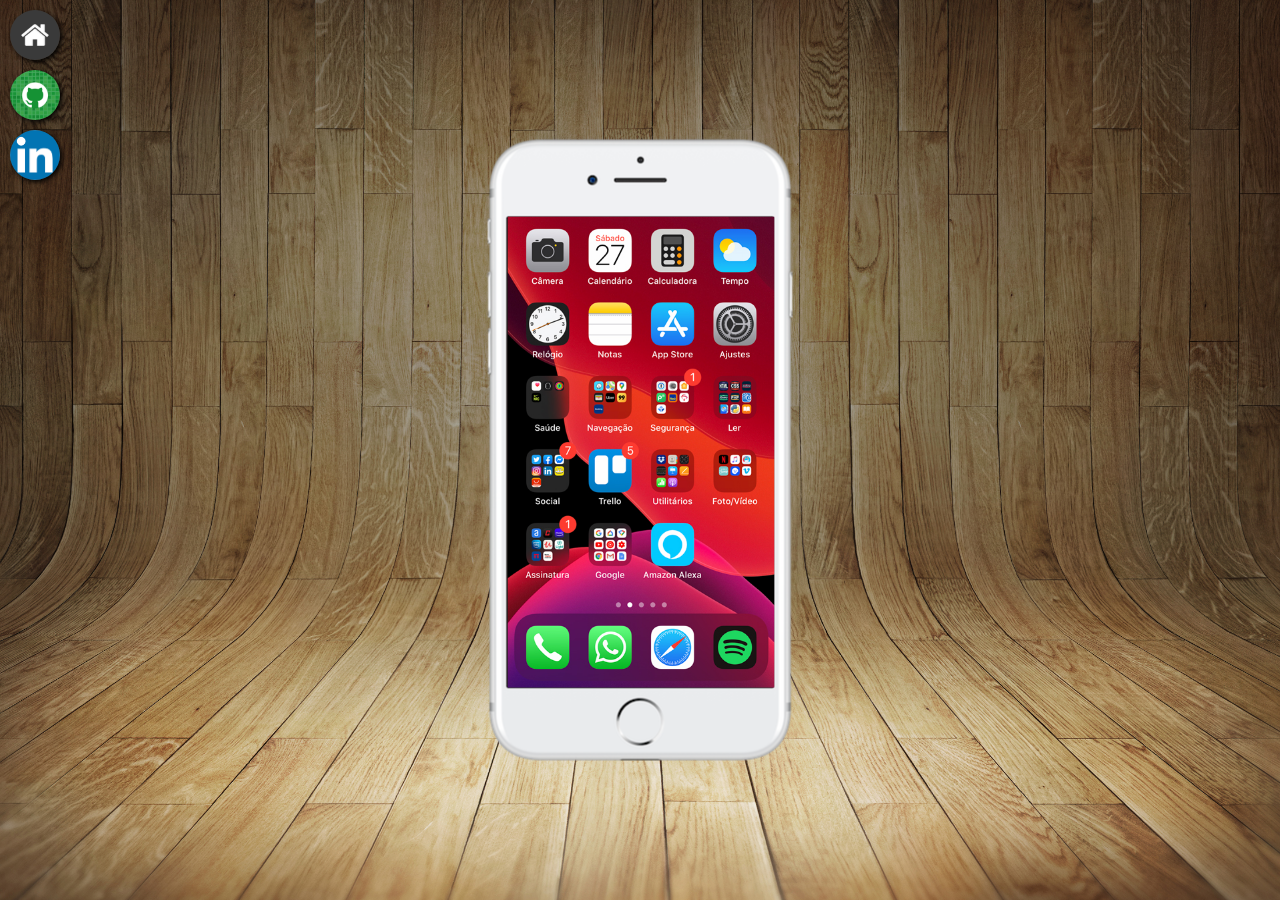
<file: index.html>
<!DOCTYPE html>
<html lang="pt-br">
<head>
    <meta charset="UTF-8">
    <meta name="viewport" content="width=device-width, initial-scale=1.0">
    <link rel="shortcut icon" href="pacote-d013/favicon.ico" type="image/x-icon">
    <title>Projeto Redes Social</title>
    <link rel="stylesheet" href="./style.css">
</head>
<body>
    <main>
        <section id="celular">
            <iframe  id="home" src="home.html" frameborder="0" name="tela" >
                Seu navegador não é compatível com isso
            </iframe>
        </section>

        <section id="redes-sociais">
            <a href="home.html" target="tela"><img src="./imagens/logo-home.jpg" alt="home"></a>
            
            <a href="github.html" target="tela"><img src="./imagens/logo-github.jpg" alt="github"></a>
           
          
            <a href="Linkedin.html" target="tela"><img src="./imagens/linkedin.jpg" alt="Linkedin"></a>
        </section>
    </main>

</body>
</html>
</file>
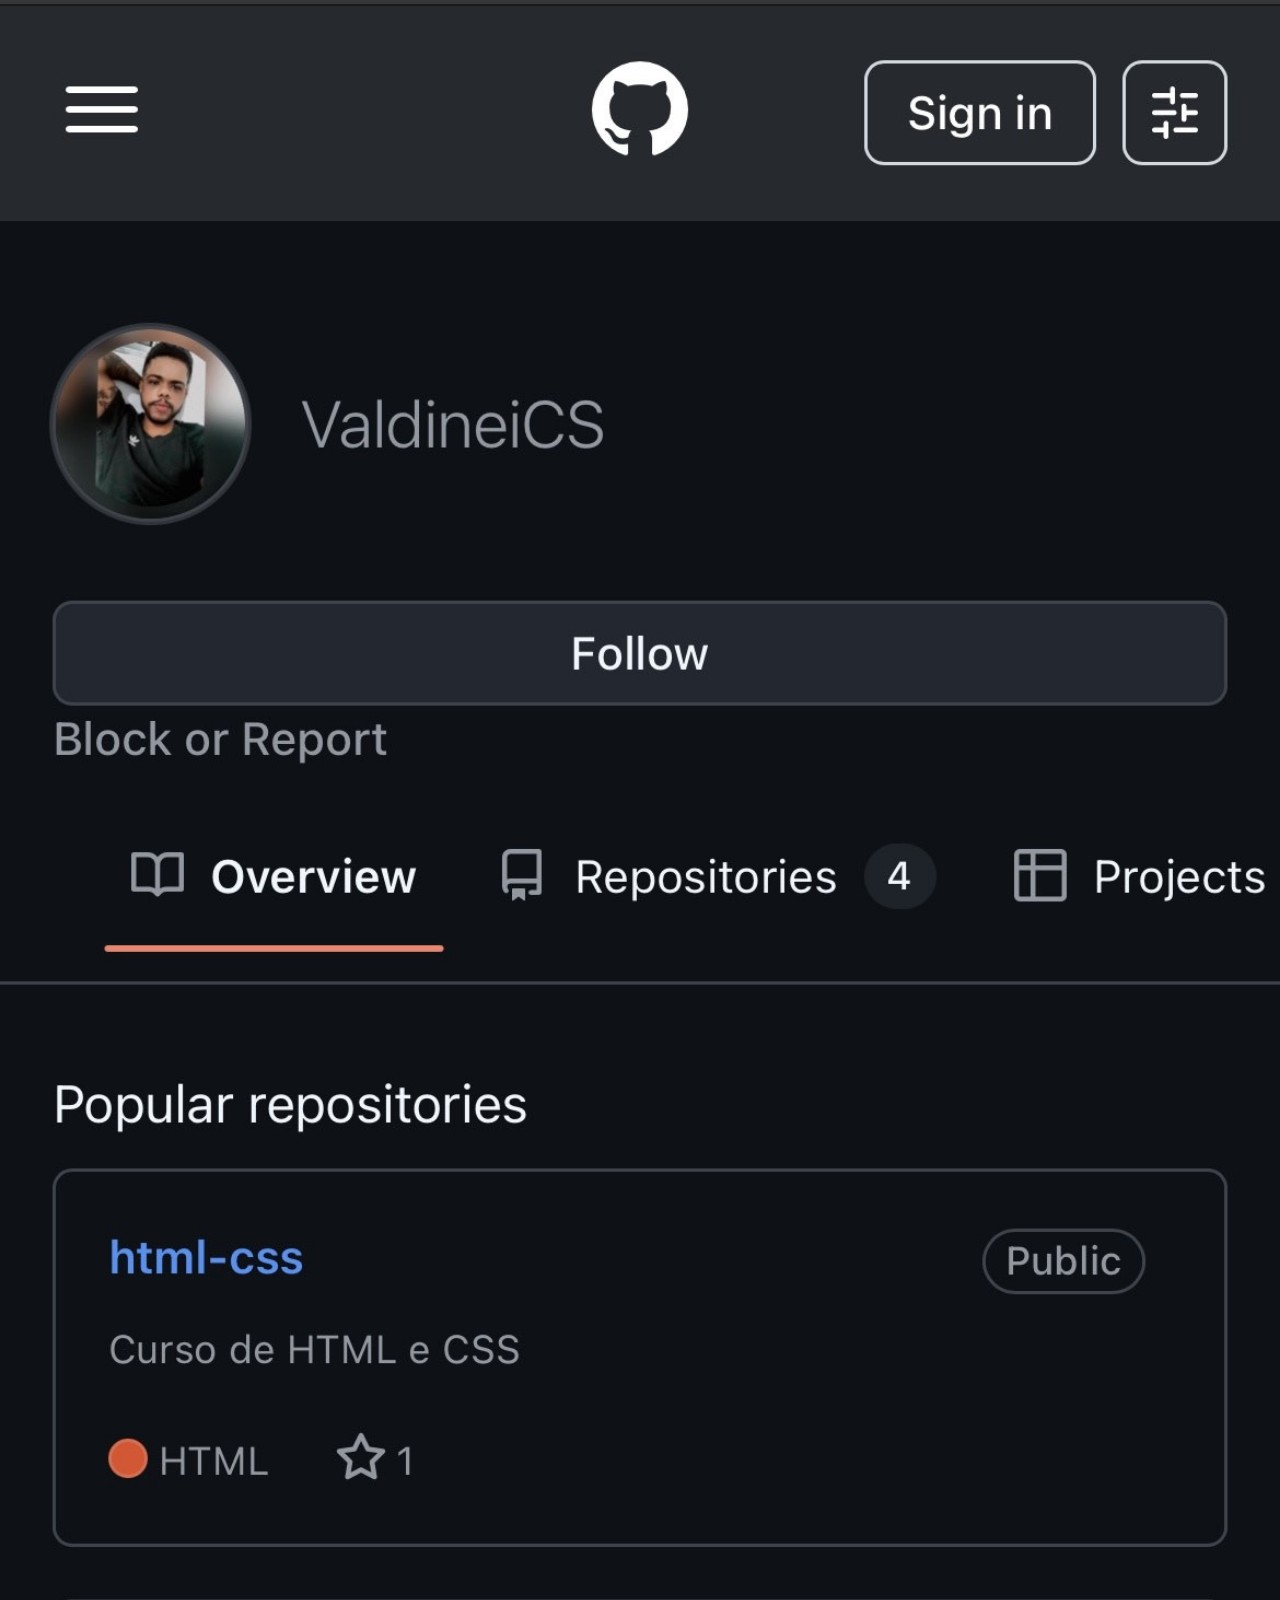
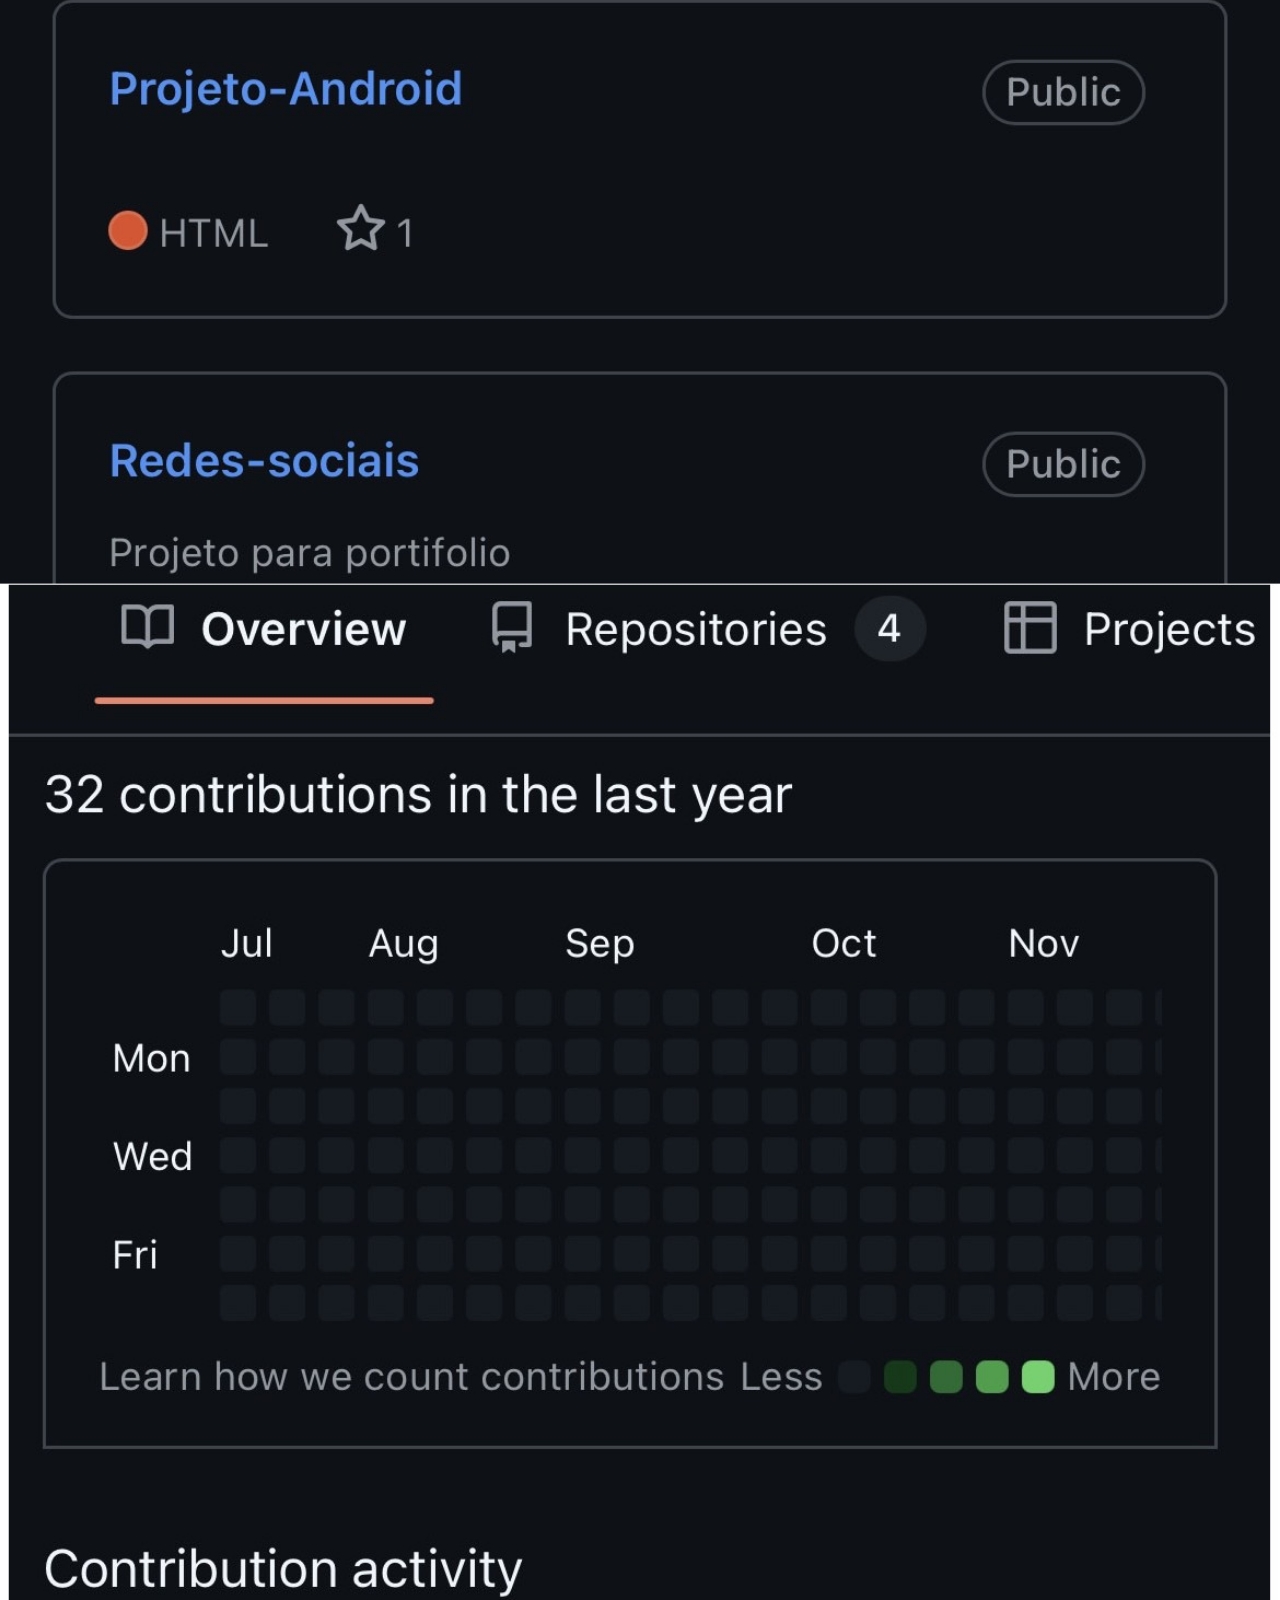
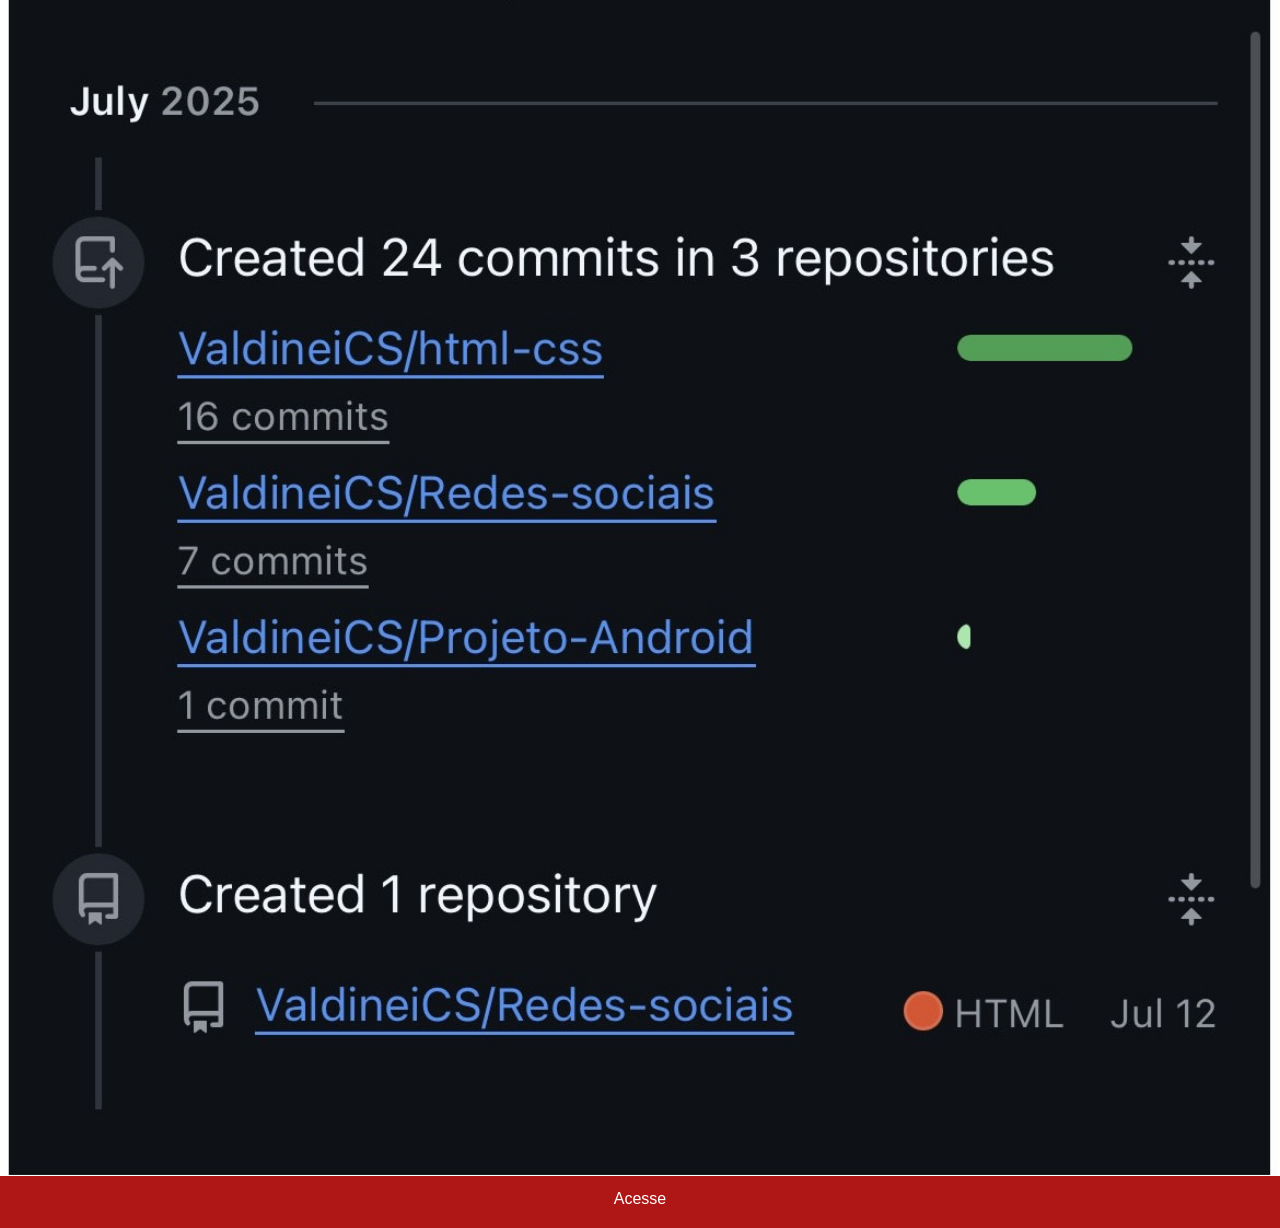
<file: github.html>
<!DOCTYPE html>
<html lang="pt-br">
<head>
    <meta charset="UTF-8">
    <meta name="viewport" content="width=device-width, initial-scale=1.0">
    <link rel="stylesheet" href="style/social.css">
    <title>github</title>
</head>
<body>
    <img src="./imagens/github.jpg" alt="github">

    <a href="https://github.com/ValdineiCS" target="_blank">Acesse</a>
</body>
</html>
</file>
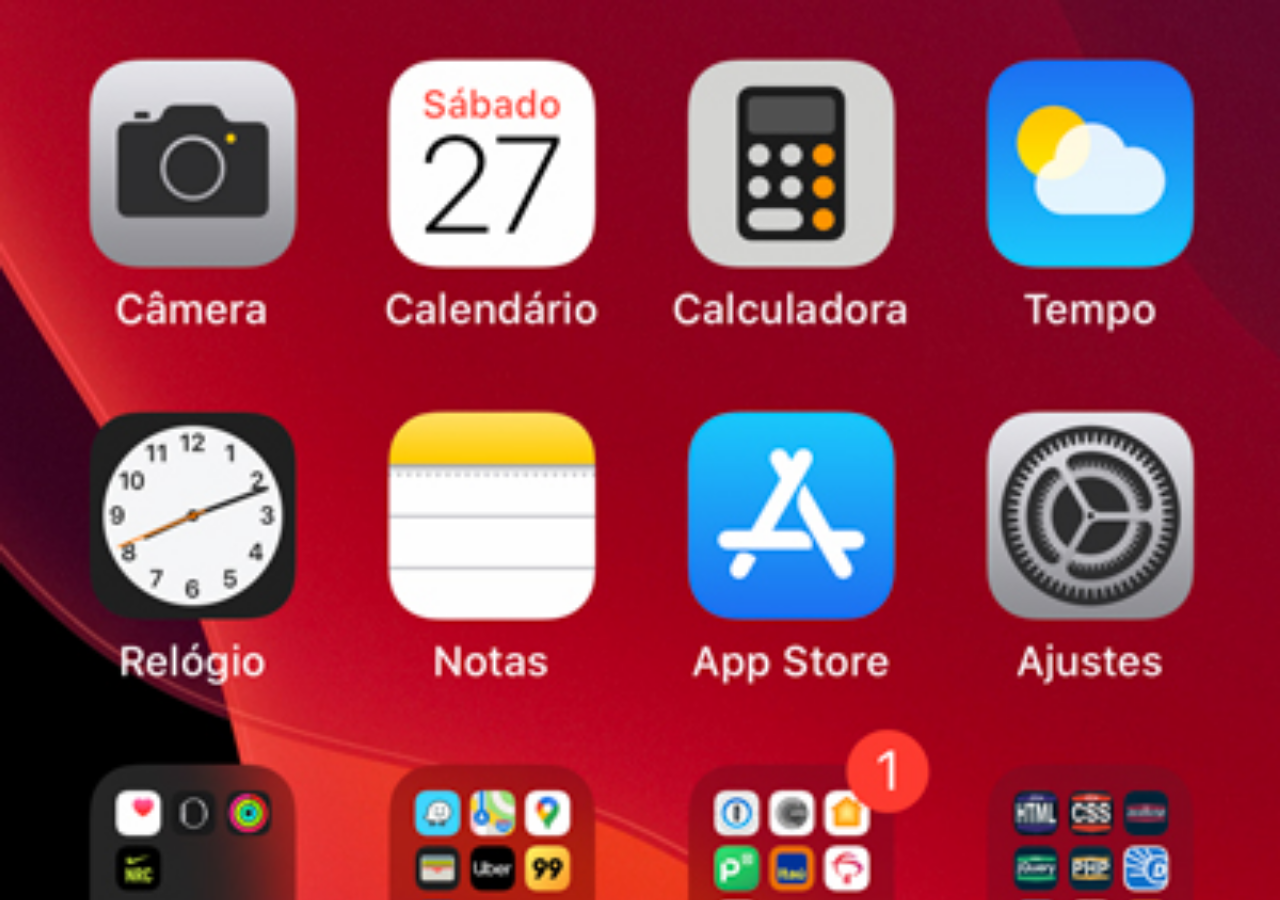
<file: home.html>
<!DOCTYPE html>
<html lang="pt-br">
<head>
    <meta charset="UTF-8">
    <meta name="viewport" content="width=device-width, initial-scale=1.0">
    <title>Home</title>
    <style>
        *{
            margin: 0;
            padding: 0;
            box-sizing: border-box;
            background-image: url(imagens/tela-home.jpg);
            background-repeat: no-repeat;
            background-size: cover;
        }
    </style>
</head>
<body>
    
</body>
</html>
</file>
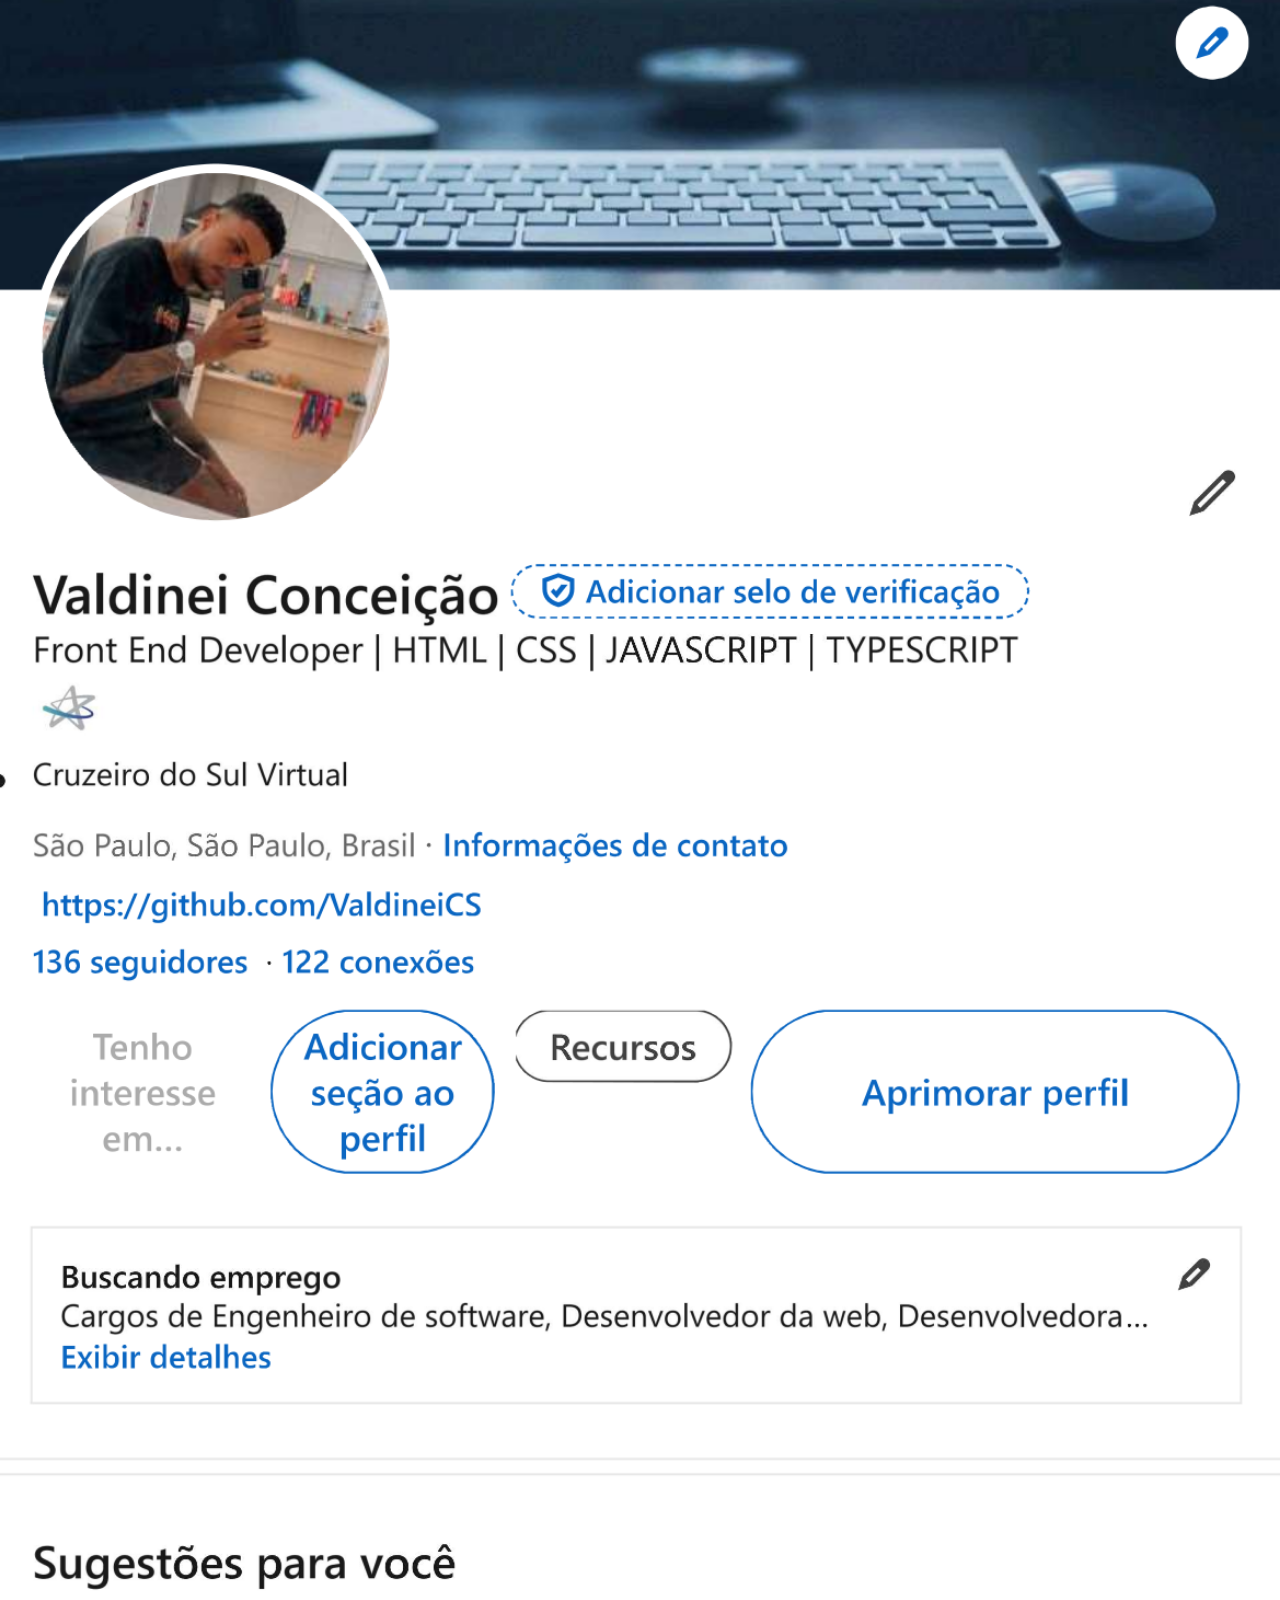
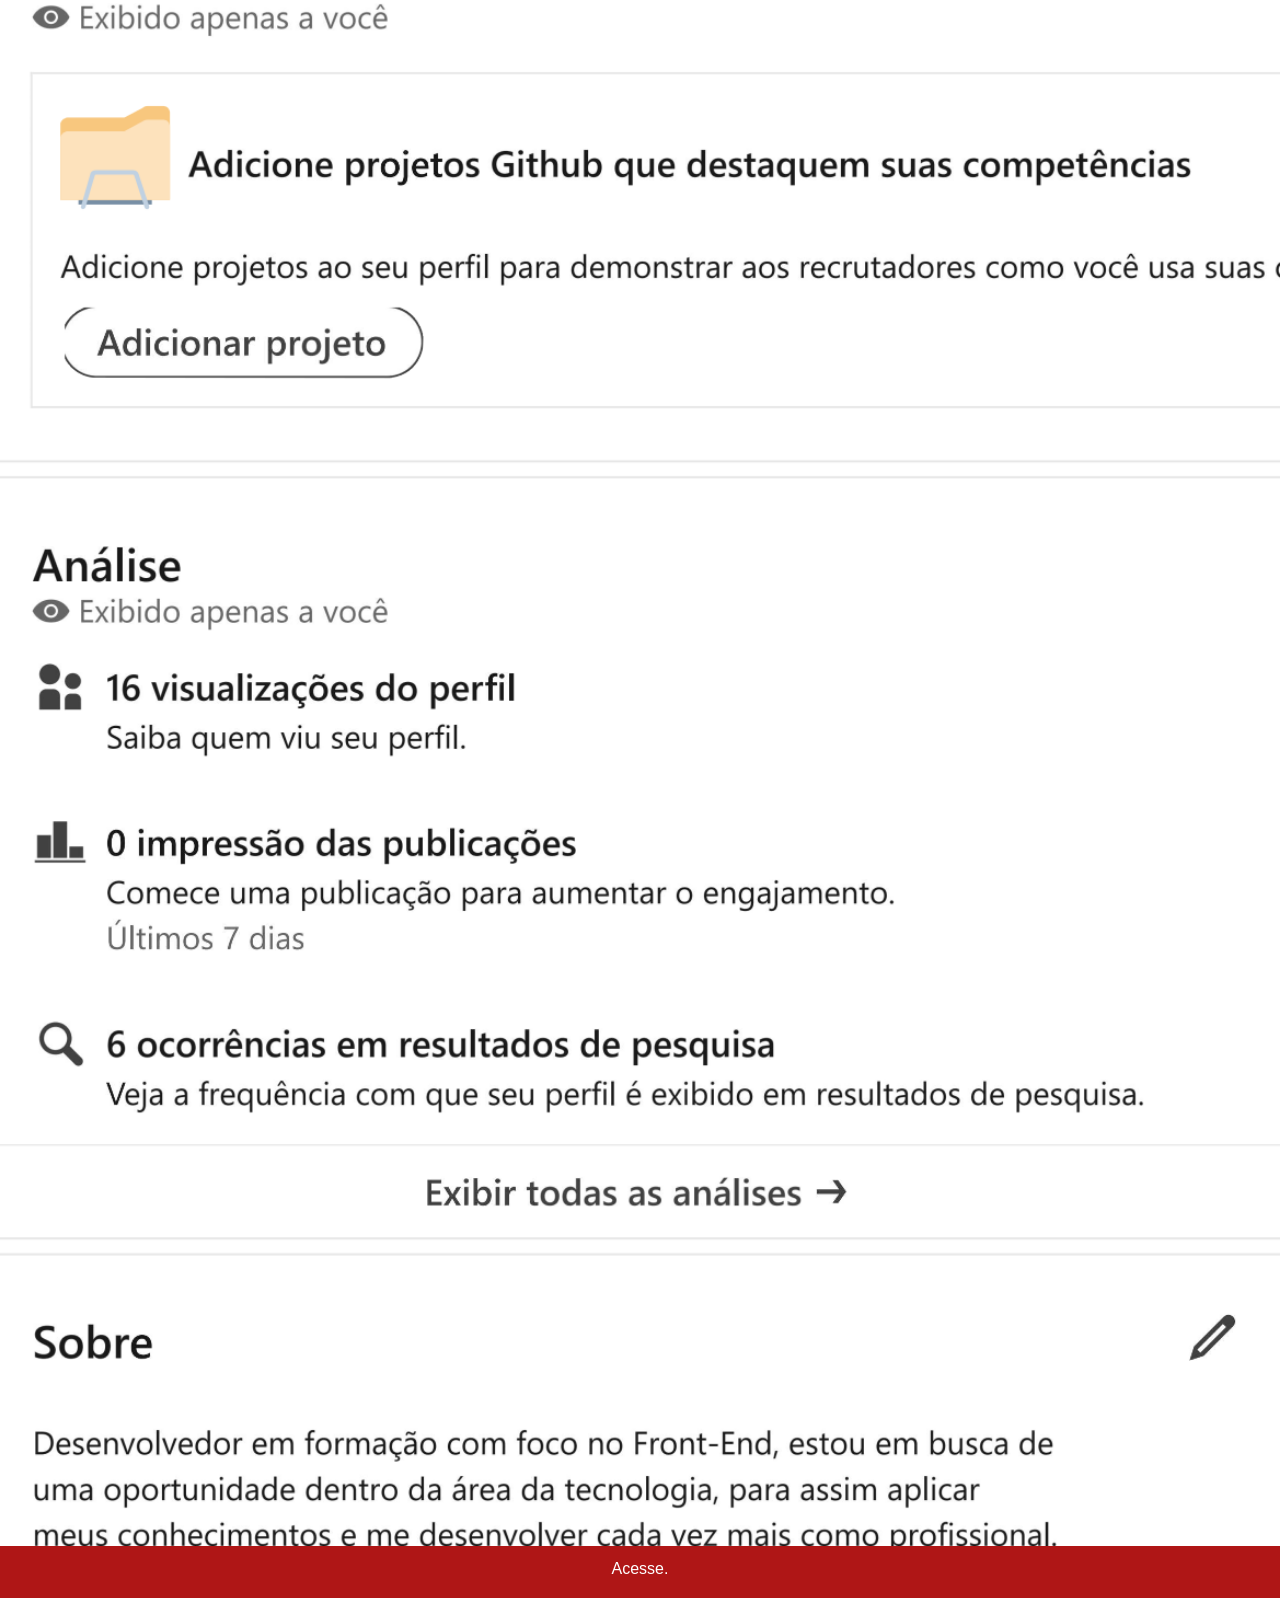
<file: Linkedin.html>
<!DOCTYPE html>
<html lang="pt-br">
<head>
    <meta charset="UTF-8">
    <meta name="viewport" content="width=device-width, initial-scale=1.0">
    <link rel="stylesheet" href="style\social.css">
    <title>Linkedin</title>
</head>
<body>
    <img src="./imagens/linkedin.png" alt="Linkedin">
    <a href="https://www.linkedin.com/in/valdinei-conceição-509a31235" target="_blank">Acesse.</a>
</body>
</html>
</file>
<file: style.css>
@charset "UTF-8";

*{
    margin: 0;
    padding: 0;
    font-family: Arial, Helvetica, sans-serif;
    box-sizing: border-box;
}

body{
    overflow: hidden;
    background-color: black;
    background-image: url(./imagens/fundo-madeira.jpg);
    background-repeat: no-repeat;
    background-position: center;
    background-size: cover;
}

main{
    display: flex;
    height: 100vh;
    position: relative;
}

section#celular{
     width: 90vw;
    max-width: 311px;
    height: auto;
    aspect-ratio: 311 / 627;
    position: absolute;
    background-size: contain;
    top: 50%;
    left: 50%;
    transform: translate(-50%, -50%);
    background-image: url(./imagens/frame-iphone.png);
    background-repeat: no-repeat;
    background-position: center
  
}

#home{
    position: absolute;
    top: 80px;
    height: 475px;
    left: 23px;
    width: 267px;
}



section#redes-sociais img{
display: flex;
flex-direction: column;
width: 50px;
max-width: 100%;
height: auto;
border-radius: 50%;
margin: 10px;
box-shadow: 2px 2px 5px rgba(0, 0, 0, 400);
}

section#redes-sociais img:hover{
    border: 2px solid rgba(255, 255, 255, 0.604);
    transform:translate(-3px, -3px);
    box-shadow: 5px 5px 10px rgba(0, 0, 0, 0.604);
    transition: transform 0.3s;
}

@media screen and (max-width:568px) {
    section#celular{
    max-width: 311px;
    height: auto;
    aspect-ratio: 311 / 627;
    position: absolute;
    background-size: contain;
    background-image: url(./imagens/frame-iphone.png);
    background-repeat: no-repeat;
    background-position: center
    }
    
}
</file>
<file: style/social.css>
*{
            margin:0;
            padding: 0;
            box-sizing: border-box;
            font-family: Arial, Helvetica, sans-serif;
        }

        ::-webkit-scrollbar{
            width: 0px;
            height: 0px;
        }

        img{
            width: 100vw;
        }

        a{
            display: block;
            background-color: rgb(175, 22, 22);
            color: white;
            text-align: center;
            padding: 20px;
            margin-top: -10px;
            text-decoration: none;
            
        }

        a:hover{
            background-color: red;
        }
</file>
